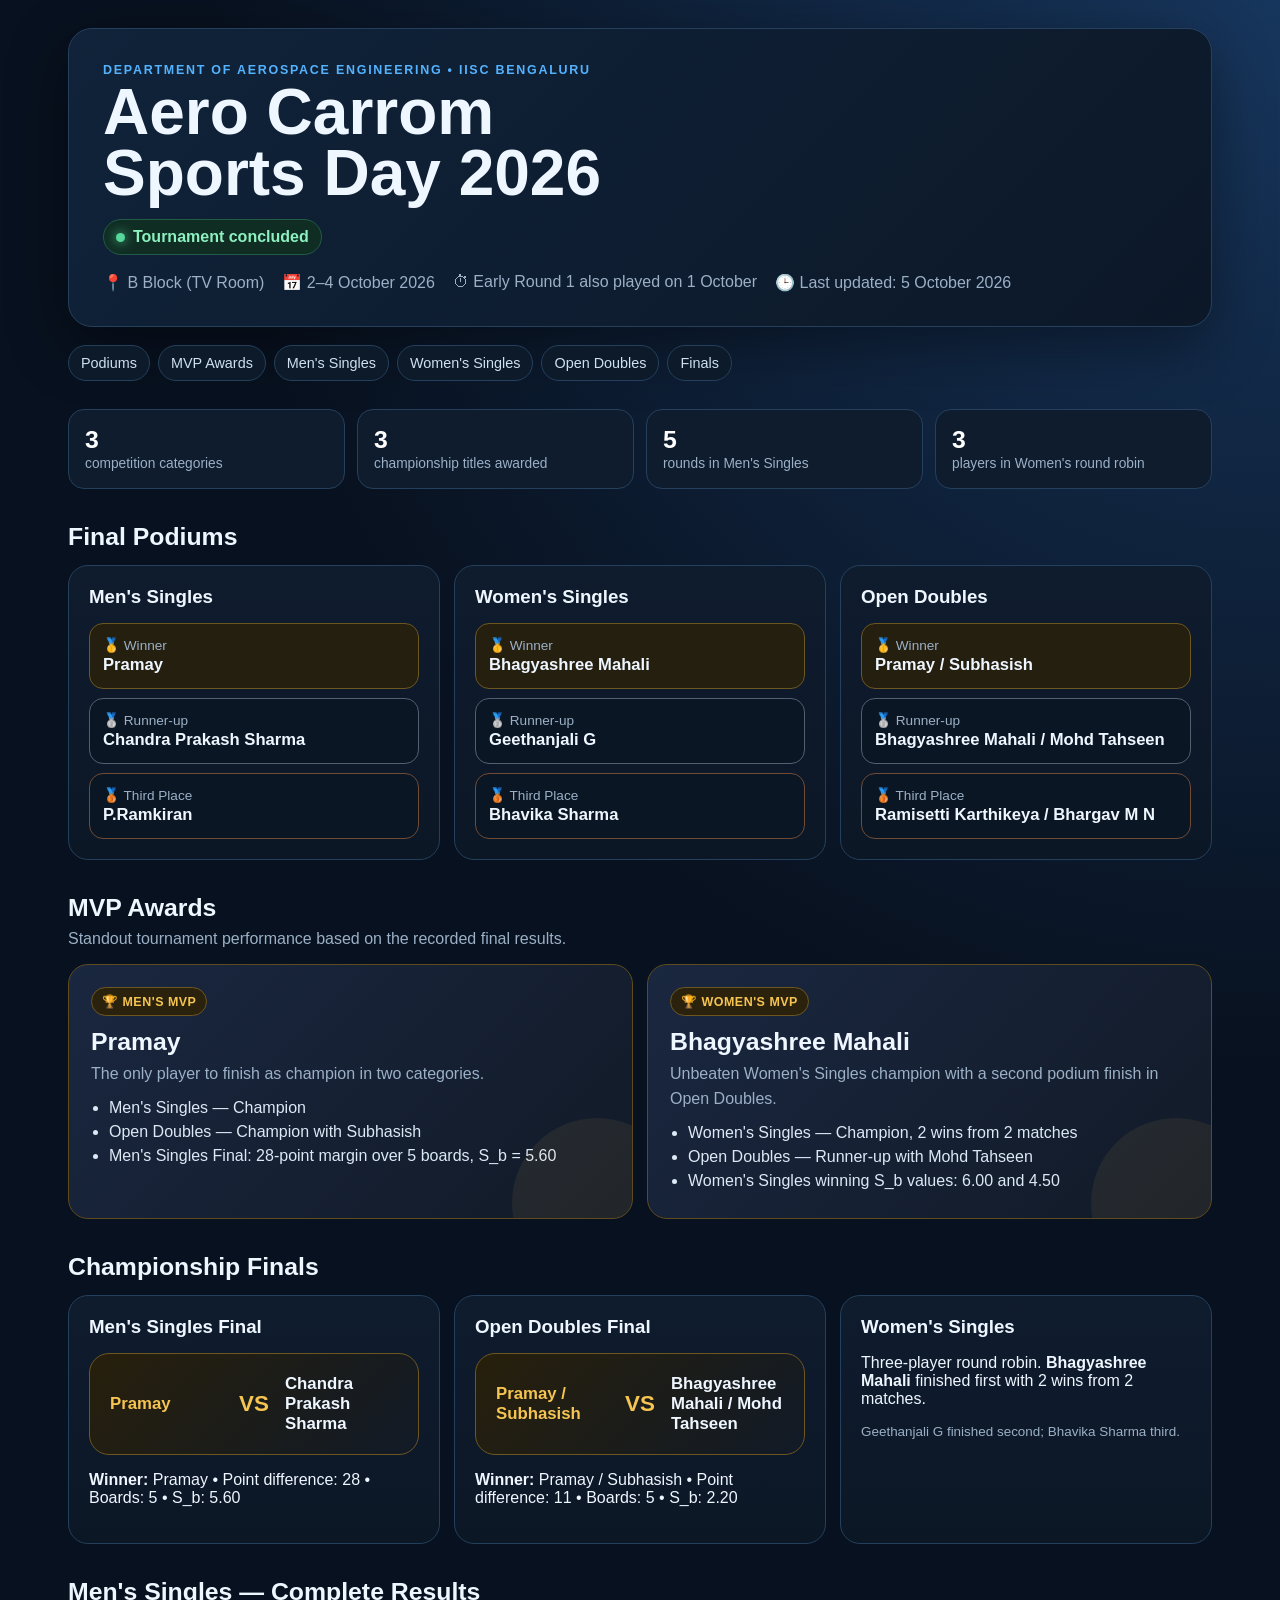
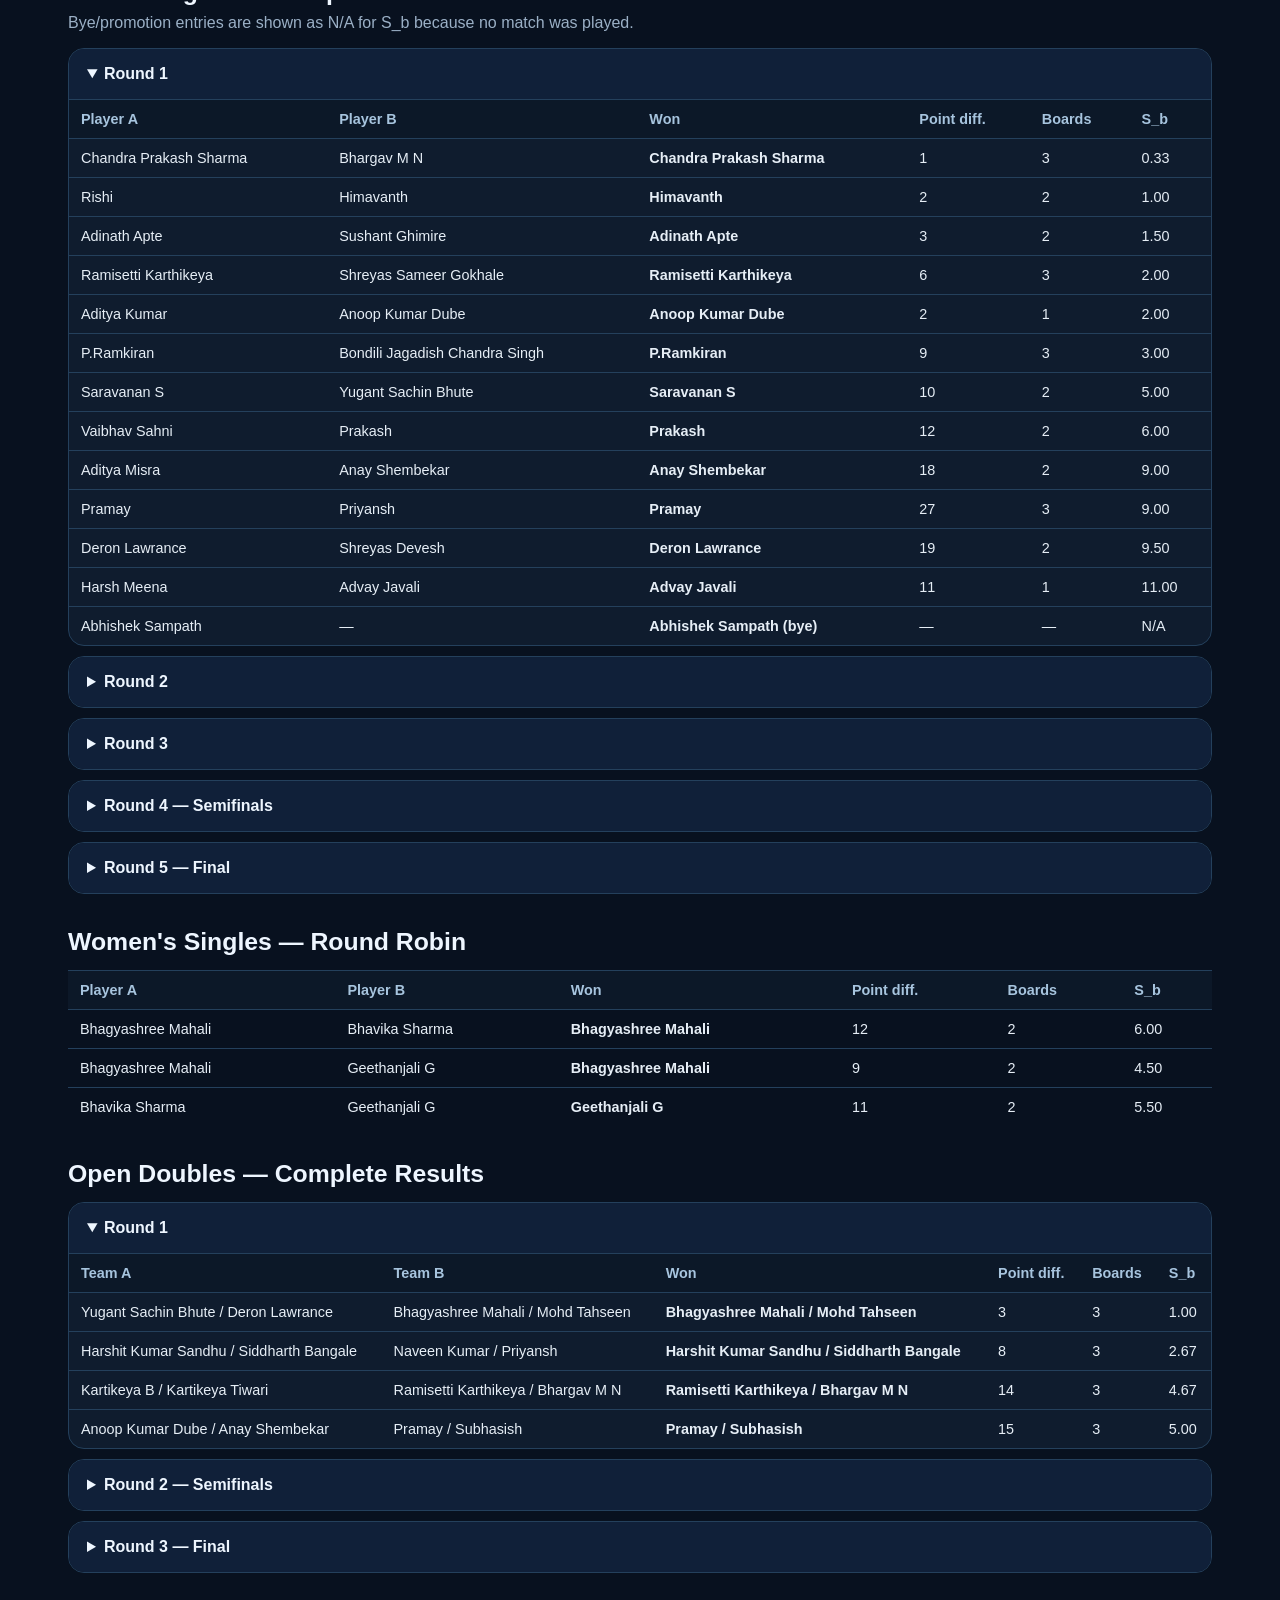
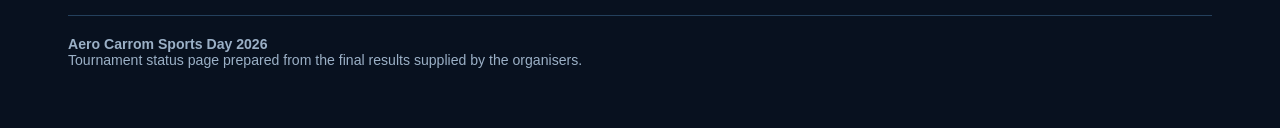
<file: index.html>
<!doctype html>
<html lang="en"><head><meta charset="utf-8"><meta name="viewport" content="width=device-width,initial-scale=1">
<title>Aero Carrom Sports Day 2026 — Tournament Status</title>
<style>
:root{--bg:#08111f;--panel:#0f1c2e;--text:#eef6ff;--muted:#9bb0c6;--accent:#54b3ff;--gold:#f5c451;--line:#24405c;--green:#56d79b}
*{box-sizing:border-box}html{scroll-behavior:smooth}body{margin:0;font-family:Inter,Segoe UI,Arial,sans-serif;background:radial-gradient(circle at top right,#17365d 0,transparent 30%),var(--bg);color:var(--text)}a{color:inherit;text-decoration:none}
.wrap{max-width:1180px;margin:auto;padding:28px 18px 60px}.hero{padding:34px;border:1px solid var(--line);background:linear-gradient(135deg,#10233a,#0c1828);border-radius:24px;box-shadow:0 18px 60px #0006}
.kicker{color:var(--accent);font-size:.78rem;text-transform:uppercase;letter-spacing:.14em;font-weight:700}h1{font-size:clamp(2rem,5vw,4.3rem);line-height:.95;margin:.3rem 0 1rem}.status{display:inline-flex;align-items:center;gap:8px;background:#102d23;border:1px solid #235b46;color:#8df0bf;padding:8px 12px;border-radius:999px;font-weight:700}.dot{width:9px;height:9px;border-radius:50%;background:var(--green);box-shadow:0 0 12px var(--green)}.meta{display:flex;gap:18px;flex-wrap:wrap;color:var(--muted);margin-top:18px}
.nav{display:flex;gap:8px;flex-wrap:wrap;margin:18px 0 28px}.nav a{padding:9px 12px;border:1px solid var(--line);border-radius:999px;background:#0d1a2a;color:#cfe0f1;font-size:.9rem}.grid{display:grid;grid-template-columns:repeat(3,1fr);gap:14px}@media(max-width:850px){.grid{grid-template-columns:1fr}}.card{background:linear-gradient(180deg,var(--panel),#0c1726);border:1px solid var(--line);border-radius:20px;padding:20px}.card h3{margin:0 0 15px}
.podium{display:grid;gap:9px}.place{padding:13px;border-radius:14px;background:#0b1624;border:1px solid #1e3851}.place.gold{border-color:#6d5721;background:#251f10}.place.silver{border-color:#50606f}.place.bronze{border-color:#704b35}.medal{font-size:.85rem;color:var(--muted)}.name{font-size:1.04rem;font-weight:800;margin-top:2px}section{margin-top:34px}section>h2{font-size:1.55rem;margin:0 0 14px}.section-note{color:var(--muted);margin:-6px 0 16px}
.mvp-grid{display:grid;grid-template-columns:repeat(2,1fr);gap:14px}.mvp-card{position:relative;overflow:hidden;background:linear-gradient(135deg,#1a2740,#111a27);border:1px solid #5f4b1d;border-radius:20px;padding:22px}.mvp-card:before{content:"";position:absolute;inset:auto -50px -70px auto;width:170px;height:170px;border-radius:50%;background:#f5c45112}.mvp-badge{display:inline-block;padding:6px 10px;border-radius:999px;background:#2b220d;border:1px solid #6d5721;color:var(--gold);font-size:.78rem;font-weight:800;letter-spacing:.04em;text-transform:uppercase}.mvp-name{font-size:1.55rem;font-weight:900;margin:12px 0 6px}.mvp-note{color:var(--muted);line-height:1.55;margin:0}.mvp-achievements{margin:12px 0 0;padding-left:18px;color:#dce9f5}.mvp-achievements li{margin:6px 0}@media(max-width:760px){.mvp-grid{grid-template-columns:1fr}}.summary{display:grid;grid-template-columns:repeat(4,1fr);gap:12px;margin:22px 0}@media(max-width:760px){.summary{grid-template-columns:repeat(2,1fr)}}.stat{padding:16px;border:1px solid var(--line);border-radius:16px;background:var(--panel)}.stat b{display:block;font-size:1.55rem;color:#fff}.stat span{color:var(--muted);font-size:.86rem}
details{border:1px solid var(--line);border-radius:16px;background:var(--panel);margin:10px 0;overflow:hidden}summary{padding:16px 18px;cursor:pointer;font-weight:800;background:#102039}.table-wrap{overflow:auto}table{width:100%;border-collapse:collapse;min-width:760px}th,td{padding:11px 12px;border-top:1px solid var(--line);text-align:left;font-size:.9rem}th{color:#a7c4de;background:#0c1828}td{color:#e6eef6}
.final-card{display:grid;grid-template-columns:1fr auto 1fr;align-items:center;gap:16px;padding:20px;border-radius:20px;border:1px solid #6d5721;background:linear-gradient(135deg,#271f0b,#111a27)}.vs{font-weight:900;color:var(--gold);font-size:1.4rem}.team{font-weight:800;font-size:1.05rem}.winner{color:var(--gold)}footer{margin-top:42px;padding-top:20px;border-top:1px solid var(--line);color:var(--muted);font-size:.88rem}.small{font-size:.84rem;color:var(--muted)}
</style></head><body><div class="wrap">
<header class="hero"><div class="kicker">Department of Aerospace Engineering • IISc Bengaluru</div><h1>Aero Carrom<br>Sports Day 2026</h1><div class="status"><span class="dot"></span>Tournament concluded</div><div class="meta"><span>📍 B Block (TV Room)</span><span>📅 2–4 October 2026</span><span>⏱ Early Round 1 also played on 1 October</span><span>🕒 Last updated: 5 October 2026</span></div></header>
<nav class="nav"><a href="#podiums">Podiums</a><a href="#mvp">MVP Awards</a><a href="#men">Men's Singles</a><a href="#women">Women's Singles</a><a href="#doubles">Open Doubles</a><a href="#finals">Finals</a></nav>
<div class="summary"><div class="stat"><b>3</b><span>competition categories</span></div><div class="stat"><b>3</b><span>championship titles awarded</span></div><div class="stat"><b>5</b><span>rounds in Men's Singles</span></div><div class="stat"><b>3</b><span>players in Women's round robin</span></div></div>
<section id="podiums"><h2>Final Podiums</h2><div class="grid">
<article class="card"><h3>Men's Singles</h3><div class="podium"><div class="place gold"><div class="medal">🥇 Winner</div><div class="name">Pramay</div></div><div class="place silver"><div class="medal">🥈 Runner-up</div><div class="name">Chandra Prakash Sharma</div></div><div class="place bronze"><div class="medal">🥉 Third Place</div><div class="name">P.Ramkiran</div></div></div></article>
<article class="card"><h3>Women's Singles</h3><div class="podium"><div class="place gold"><div class="medal">🥇 Winner</div><div class="name">Bhagyashree Mahali</div></div><div class="place silver"><div class="medal">🥈 Runner-up</div><div class="name">Geethanjali G</div></div><div class="place bronze"><div class="medal">🥉 Third Place</div><div class="name">Bhavika Sharma</div></div></div></article>
<article class="card"><h3>Open Doubles</h3><div class="podium"><div class="place gold"><div class="medal">🥇 Winner</div><div class="name">Pramay / Subhasish</div></div><div class="place silver"><div class="medal">🥈 Runner-up</div><div class="name">Bhagyashree Mahali / Mohd Tahseen</div></div><div class="place bronze"><div class="medal">🥉 Third Place</div><div class="name">Ramisetti Karthikeya / Bhargav M N</div></div></div></article>
</div></section>
<section id="mvp">
  <h2>MVP Awards</h2>
  <p class="section-note">Standout tournament performance based on the recorded final results.</p>
  <div class="mvp-grid">
    <article class="mvp-card">
      <span class="mvp-badge">🏆 Men's MVP</span>
      <div class="mvp-name">Pramay</div>
      <p class="mvp-note">The only player to finish as champion in two categories.</p>
      <ul class="mvp-achievements">
        <li>Men's Singles — Champion</li>
        <li>Open Doubles — Champion with Subhasish</li>
        <li>Men's Singles Final: 28-point margin over 5 boards, S_b = 5.60</li>
      </ul>
    </article>
    <article class="mvp-card">
      <span class="mvp-badge">🏆 Women's MVP</span>
      <div class="mvp-name">Bhagyashree Mahali</div>
      <p class="mvp-note">Unbeaten Women's Singles champion with a second podium finish in Open Doubles.</p>
      <ul class="mvp-achievements">
        <li>Women's Singles — Champion, 2 wins from 2 matches</li>
        <li>Open Doubles — Runner-up with Mohd Tahseen</li>
        <li>Women's Singles winning S_b values: 6.00 and 4.50</li>
      </ul>
    </article>
  </div>
</section>
<section id="finals"><h2>Championship Finals</h2><div class="grid"><div class="card"><h3>Men's Singles Final</h3><div class="final-card"><div class="team winner">Pramay</div><div class="vs">VS</div><div class="team">Chandra Prakash Sharma</div></div><p><strong>Winner:</strong> Pramay • Point difference: 28 • Boards: 5 • S_b: 5.60</p></div><div class="card"><h3>Open Doubles Final</h3><div class="final-card"><div class="team winner">Pramay / Subhasish</div><div class="vs">VS</div><div class="team">Bhagyashree Mahali / Mohd Tahseen</div></div><p><strong>Winner:</strong> Pramay / Subhasish • Point difference: 11 • Boards: 5 • S_b: 2.20</p></div><div class="card"><h3>Women's Singles</h3><p>Three-player round robin. <strong>Bhagyashree Mahali</strong> finished first with 2 wins from 2 matches.</p><p class="small">Geethanjali G finished second; Bhavika Sharma third.</p></div></div></section>
<section id="men"><h2>Men's Singles — Complete Results</h2><p class="section-note">Bye/promotion entries are shown as N/A for S_b because no match was played.</p>
<details open><summary>Round 1</summary><div class="table-wrap"><table><thead><tr><th>Player A</th><th>Player B</th><th>Won</th><th>Point diff.</th><th>Boards</th><th>S_b</th></tr></thead><tbody><tr><td>Chandra Prakash Sharma</td><td>Bhargav M N</td><td><strong>Chandra Prakash Sharma</strong></td><td>1</td><td>3</td><td>0.33</td></tr>
<tr><td>Rishi</td><td>Himavanth</td><td><strong>Himavanth</strong></td><td>2</td><td>2</td><td>1.00</td></tr>
<tr><td>Adinath Apte</td><td>Sushant Ghimire</td><td><strong>Adinath Apte</strong></td><td>3</td><td>2</td><td>1.50</td></tr>
<tr><td>Ramisetti Karthikeya</td><td>Shreyas Sameer Gokhale</td><td><strong>Ramisetti Karthikeya</strong></td><td>6</td><td>3</td><td>2.00</td></tr>
<tr><td>Aditya Kumar</td><td>Anoop Kumar Dube</td><td><strong>Anoop Kumar Dube</strong></td><td>2</td><td>1</td><td>2.00</td></tr>
<tr><td>P.Ramkiran</td><td>Bondili Jagadish Chandra Singh</td><td><strong>P.Ramkiran</strong></td><td>9</td><td>3</td><td>3.00</td></tr>
<tr><td>Saravanan S</td><td>Yugant Sachin Bhute</td><td><strong>Saravanan S</strong></td><td>10</td><td>2</td><td>5.00</td></tr>
<tr><td>Vaibhav Sahni</td><td>Prakash</td><td><strong>Prakash</strong></td><td>12</td><td>2</td><td>6.00</td></tr>
<tr><td>Aditya Misra</td><td>Anay Shembekar</td><td><strong>Anay Shembekar</strong></td><td>18</td><td>2</td><td>9.00</td></tr>
<tr><td>Pramay</td><td>Priyansh</td><td><strong>Pramay</strong></td><td>27</td><td>3</td><td>9.00</td></tr>
<tr><td>Deron Lawrance</td><td>Shreyas Devesh</td><td><strong>Deron Lawrance</strong></td><td>19</td><td>2</td><td>9.50</td></tr>
<tr><td>Harsh Meena</td><td>Advay Javali</td><td><strong>Advay Javali</strong></td><td>11</td><td>1</td><td>11.00</td></tr>
<tr><td>Abhishek Sampath</td><td>—</td><td><strong>Abhishek Sampath (bye)</strong></td><td>—</td><td>—</td><td>N/A</td></tr></tbody></table></div></details>
<details><summary>Round 2</summary><div class="table-wrap"><table><thead><tr><th>Player A</th><th>Player B</th><th>Won / Advanced</th><th>Point diff.</th><th>Boards</th><th>S_b</th></tr></thead><tbody><tr><td>Abhishek Sampath</td><td>Deron Lawrance</td><td><strong>Abhishek Sampath</strong></td><td>18</td><td>4</td><td>4.50</td></tr>
<tr><td>Chandra Prakash Sharma</td><td>Anay Shembekar</td><td><strong>Chandra Prakash Sharma (bye)</strong></td><td>—</td><td>—</td><td>N/A</td></tr>
<tr><td>Himavanth</td><td>Pramay</td><td><strong>Pramay</strong></td><td>26</td><td>4</td><td>6.50</td></tr>
<tr><td>Adinath Apte</td><td>Prakash</td><td><strong>Prakash (bye)</strong></td><td>—</td><td>—</td><td>N/A</td></tr>
<tr><td>Ramisetti Karthikeya</td><td>Saravanan S</td><td><strong>Saravanan S</strong></td><td>5</td><td>3</td><td>1.67</td></tr>
<tr><td>Anoop Kumar Dube</td><td>P.Ramkiran</td><td><strong>P.Ramkiran</strong></td><td>13</td><td>2</td><td>6.50</td></tr>
<tr><td>Advay Javali</td><td>—</td><td><strong>Promoted to R3</strong></td><td>—</td><td>—</td><td>N/A</td></tr></tbody></table></div></details>
<details><summary>Round 3</summary><div class="table-wrap"><table><thead><tr><th>Player A</th><th>Player B</th><th>Won / Advanced</th><th>Point diff.</th><th>Boards</th><th>S_b</th></tr></thead><tbody><tr><td>Chandra Prakash Sharma</td><td>Abhishek Sampath</td><td><strong>Chandra Prakash Sharma</strong></td><td>8</td><td>3</td><td>2.67</td></tr>
<tr><td>Prakash</td><td>Saravanan S</td><td><strong>Prakash</strong></td><td>9</td><td>2</td><td>4.50</td></tr>
<tr><td>Advay Javali</td><td>P.Ramkiran</td><td><strong>P.Ramkiran</strong></td><td>25</td><td>3</td><td>8.33</td></tr>
<tr><td>Pramay</td><td>—</td><td><strong>Promoted to R4</strong></td><td>—</td><td>—</td><td>N/A</td></tr></tbody></table></div></details>
<details><summary>Round 4 — Semifinals</summary><div class="table-wrap"><table><thead><tr><th>Player A</th><th>Player B</th><th>Won</th><th>Point diff.</th><th>Boards</th><th>S_b</th></tr></thead><tbody><tr><td>Pramay</td><td>Prakash</td><td><strong>Pramay</strong></td><td>30</td><td>4</td><td>7.50</td></tr>
<tr><td>Chandra Prakash Sharma</td><td>P.Ramkiran</td><td><strong>Chandra Prakash Sharma</strong></td><td>8</td><td>5</td><td>1.60</td></tr></tbody></table></div></details>
<details><summary>Round 5 — Final</summary><div class="table-wrap"><table><thead><tr><th>Player A</th><th>Player B</th><th>Won</th><th>Point diff.</th><th>Boards</th><th>S_b</th></tr></thead><tbody><tr><td>Pramay</td><td>Chandra Prakash Sharma</td><td><strong>Pramay</strong></td><td>28</td><td>5</td><td>5.60</td></tr></tbody></table></div></details></section>
<section id="women"><h2>Women's Singles — Round Robin</h2><div class="table-wrap"><table><thead><tr><th>Player A</th><th>Player B</th><th>Won</th><th>Point diff.</th><th>Boards</th><th>S_b</th></tr></thead><tbody><tr><td>Bhagyashree Mahali</td><td>Bhavika Sharma</td><td><strong>Bhagyashree Mahali</strong></td><td>12</td><td>2</td><td>6.00</td></tr>
<tr><td>Bhagyashree Mahali</td><td>Geethanjali G</td><td><strong>Bhagyashree Mahali</strong></td><td>9</td><td>2</td><td>4.50</td></tr>
<tr><td>Bhavika Sharma</td><td>Geethanjali G</td><td><strong>Geethanjali G</strong></td><td>11</td><td>2</td><td>5.50</td></tr></tbody></table></div></section>
<section id="doubles"><h2>Open Doubles — Complete Results</h2><details open><summary>Round 1</summary><div class="table-wrap"><table><thead><tr><th>Team A</th><th>Team B</th><th>Won</th><th>Point diff.</th><th>Boards</th><th>S_b</th></tr></thead><tbody><tr><td>Yugant Sachin Bhute / Deron Lawrance</td><td>Bhagyashree Mahali / Mohd Tahseen</td><td><strong>Bhagyashree Mahali / Mohd Tahseen</strong></td><td>3</td><td>3</td><td>1.00</td></tr>
<tr><td>Harshit Kumar Sandhu / Siddharth Bangale</td><td>Naveen Kumar / Priyansh</td><td><strong>Harshit Kumar Sandhu / Siddharth Bangale</strong></td><td>8</td><td>3</td><td>2.67</td></tr>
<tr><td>Kartikeya B / Kartikeya Tiwari</td><td>Ramisetti Karthikeya / Bhargav M N</td><td><strong>Ramisetti Karthikeya / Bhargav M N</strong></td><td>14</td><td>3</td><td>4.67</td></tr>
<tr><td>Anoop Kumar Dube / Anay Shembekar</td><td>Pramay / Subhasish</td><td><strong>Pramay / Subhasish</strong></td><td>15</td><td>3</td><td>5.00</td></tr></tbody></table></div></details><details><summary>Round 2 — Semifinals</summary><div class="table-wrap"><table><thead><tr><th>Team A</th><th>Team B</th><th>Won</th><th>Point diff.</th><th>Boards</th><th>S_b</th></tr></thead><tbody><tr><td>Ramisetti Karthikeya / Bhargav M N</td><td>Bhagyashree Mahali / Mohd Tahseen</td><td><strong>Bhagyashree Mahali / Mohd Tahseen</strong></td><td>6</td><td>4</td><td>1.50</td></tr>
<tr><td>Harshit Kumar Sandhu / Siddharth Bangale</td><td>Pramay / Subhasish</td><td><strong>Pramay / Subhasish</strong></td><td>28</td><td>4</td><td>7.00</td></tr></tbody></table></div></details><details><summary>Round 3 — Final</summary><div class="table-wrap"><table><thead><tr><th>Team A</th><th>Team B</th><th>Won</th><th>Point diff.</th><th>Boards</th><th>S_b</th></tr></thead><tbody><tr><td>Pramay / Subhasish</td><td>Bhagyashree Mahali / Mohd Tahseen</td><td><strong>Pramay / Subhasish</strong></td><td>11</td><td>5</td><td>2.20</td></tr></tbody></table></div></details></section>
<footer><strong>Aero Carrom Sports Day 2026</strong><br>Tournament status page prepared from the final results supplied by the organisers.</footer>
</div></body></html>
</file>
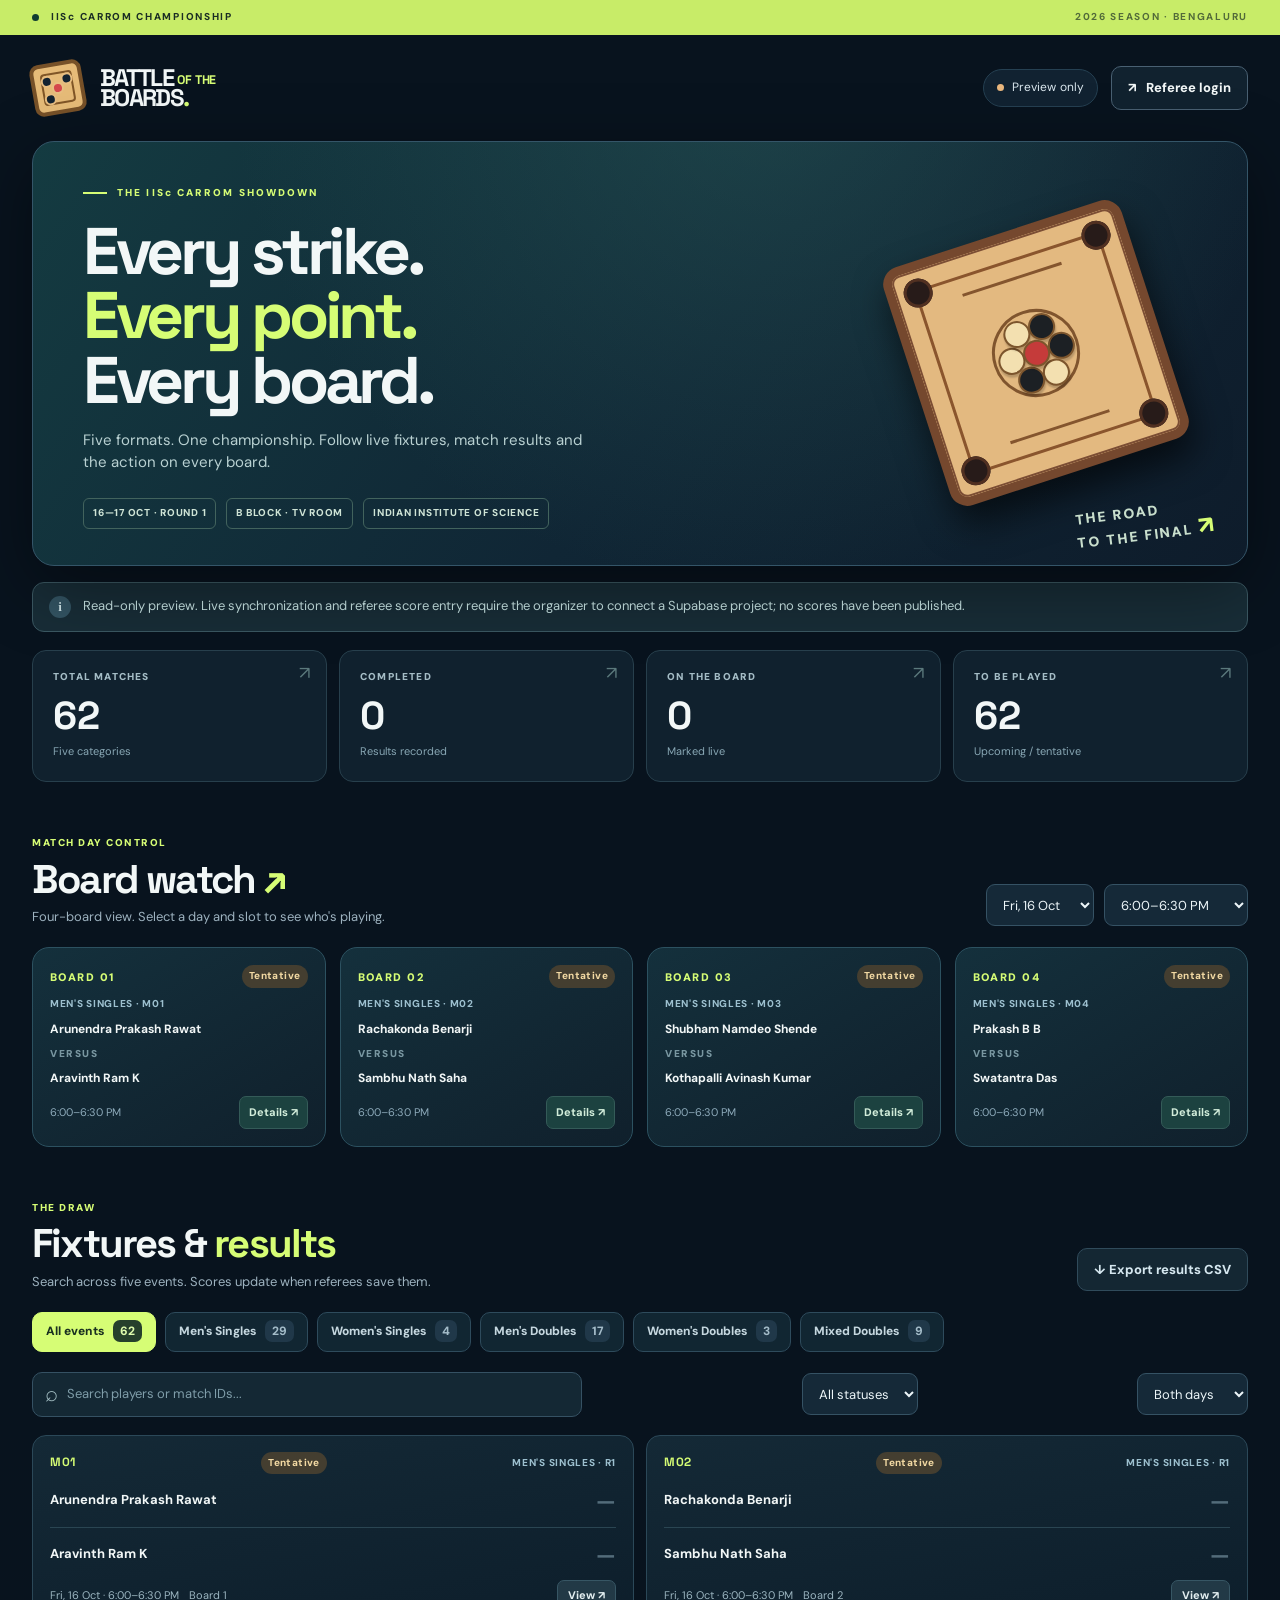
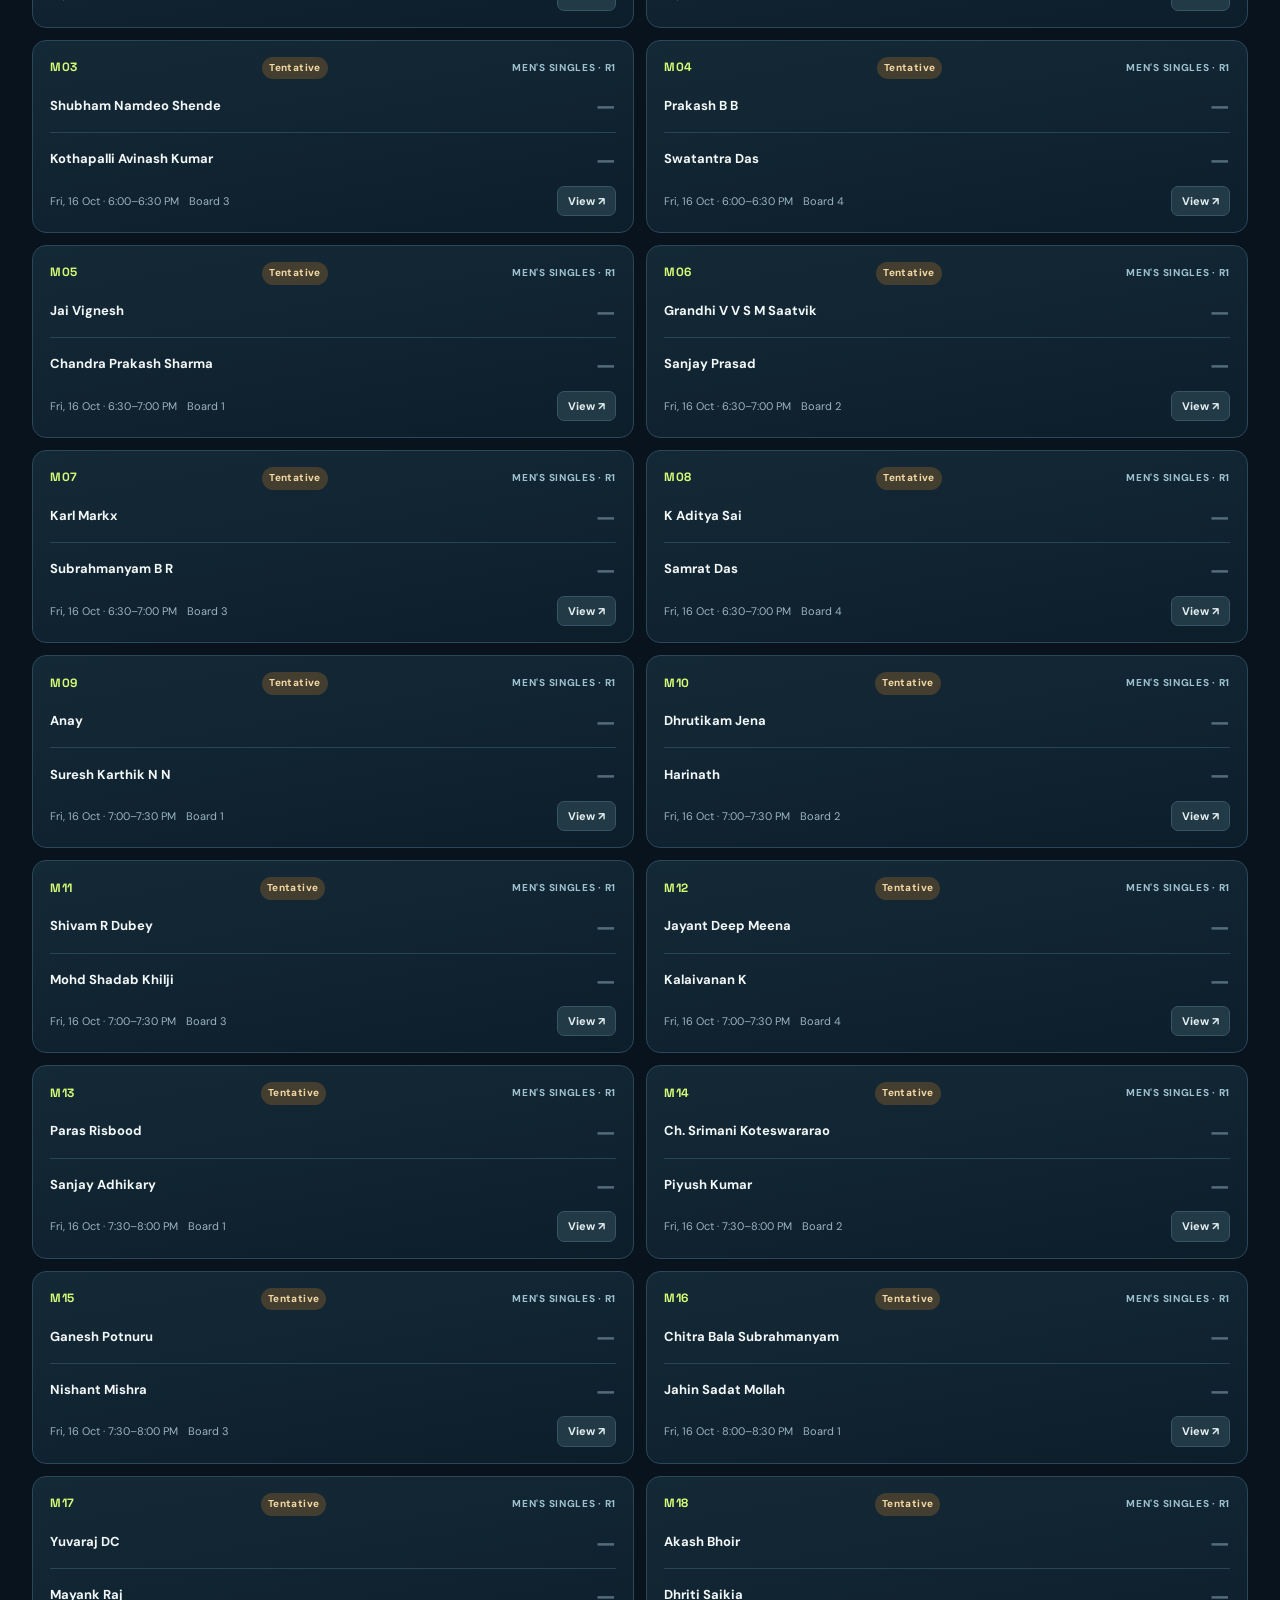
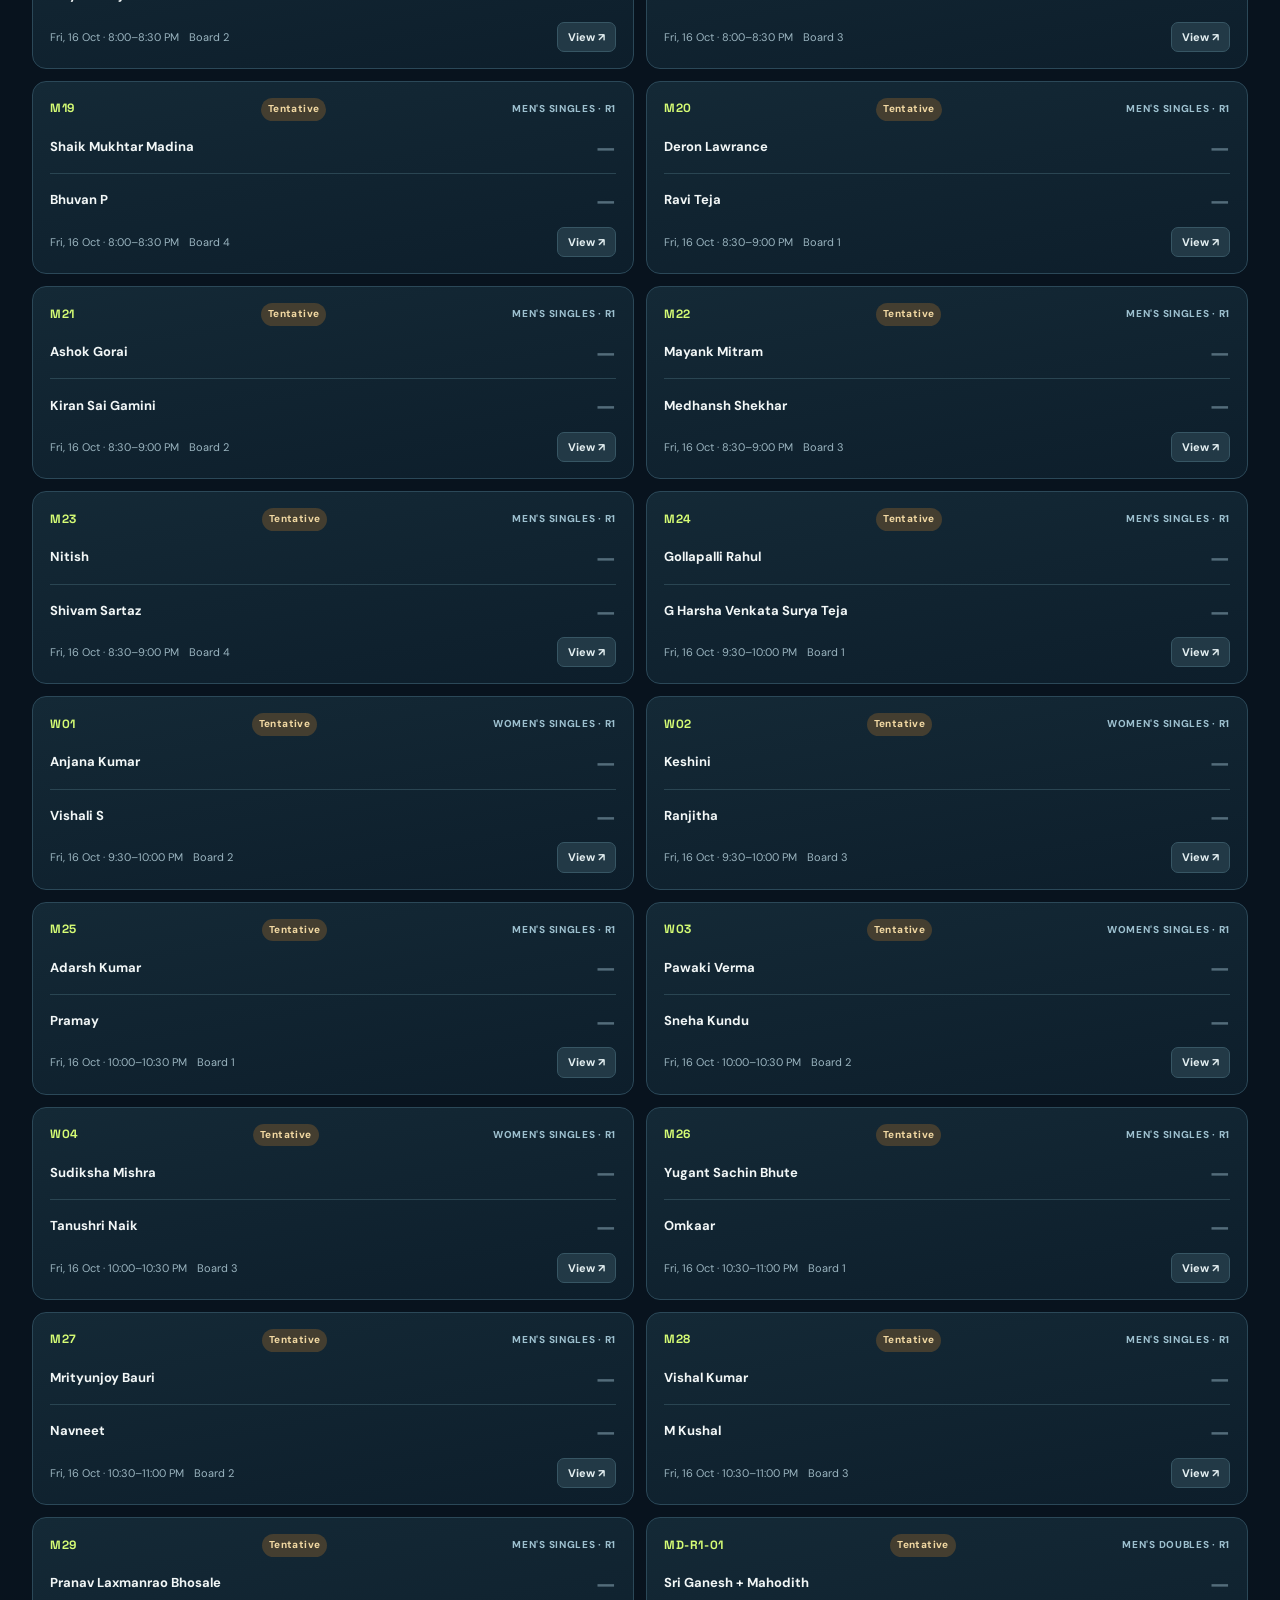
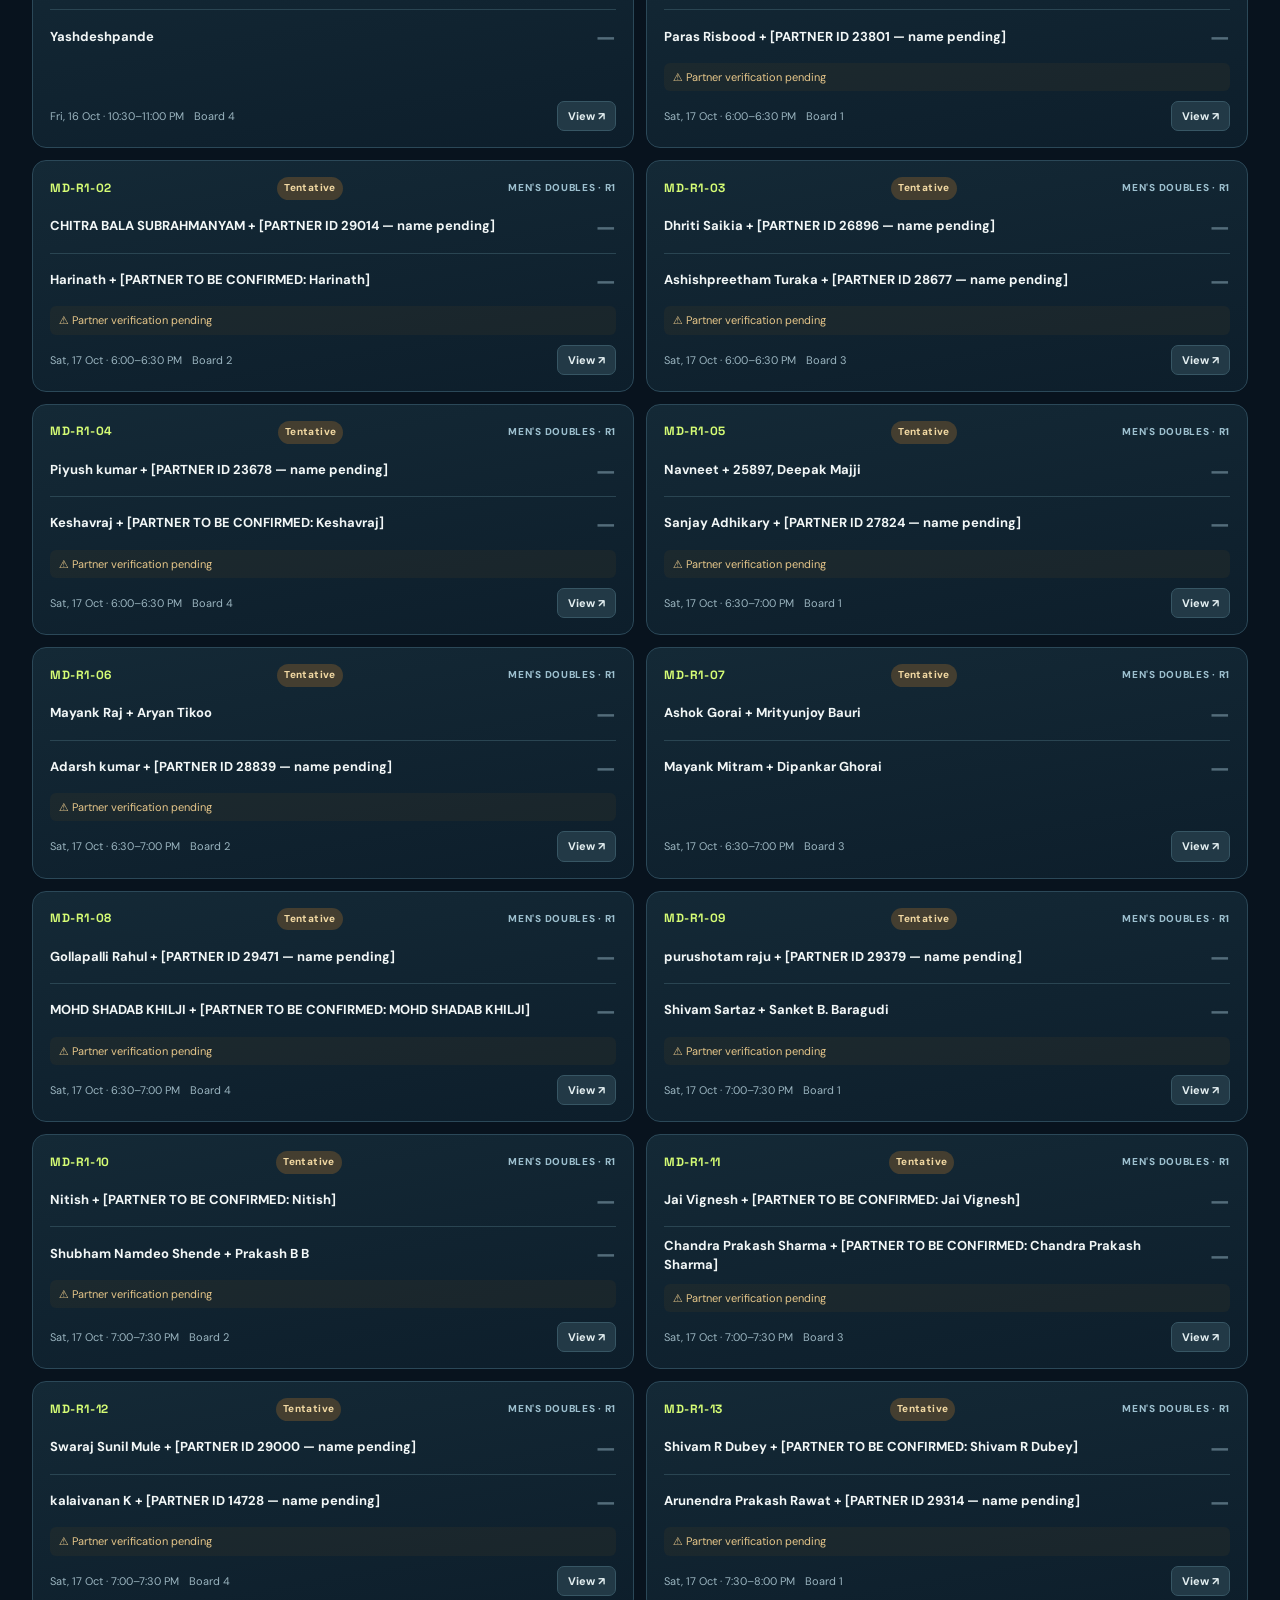
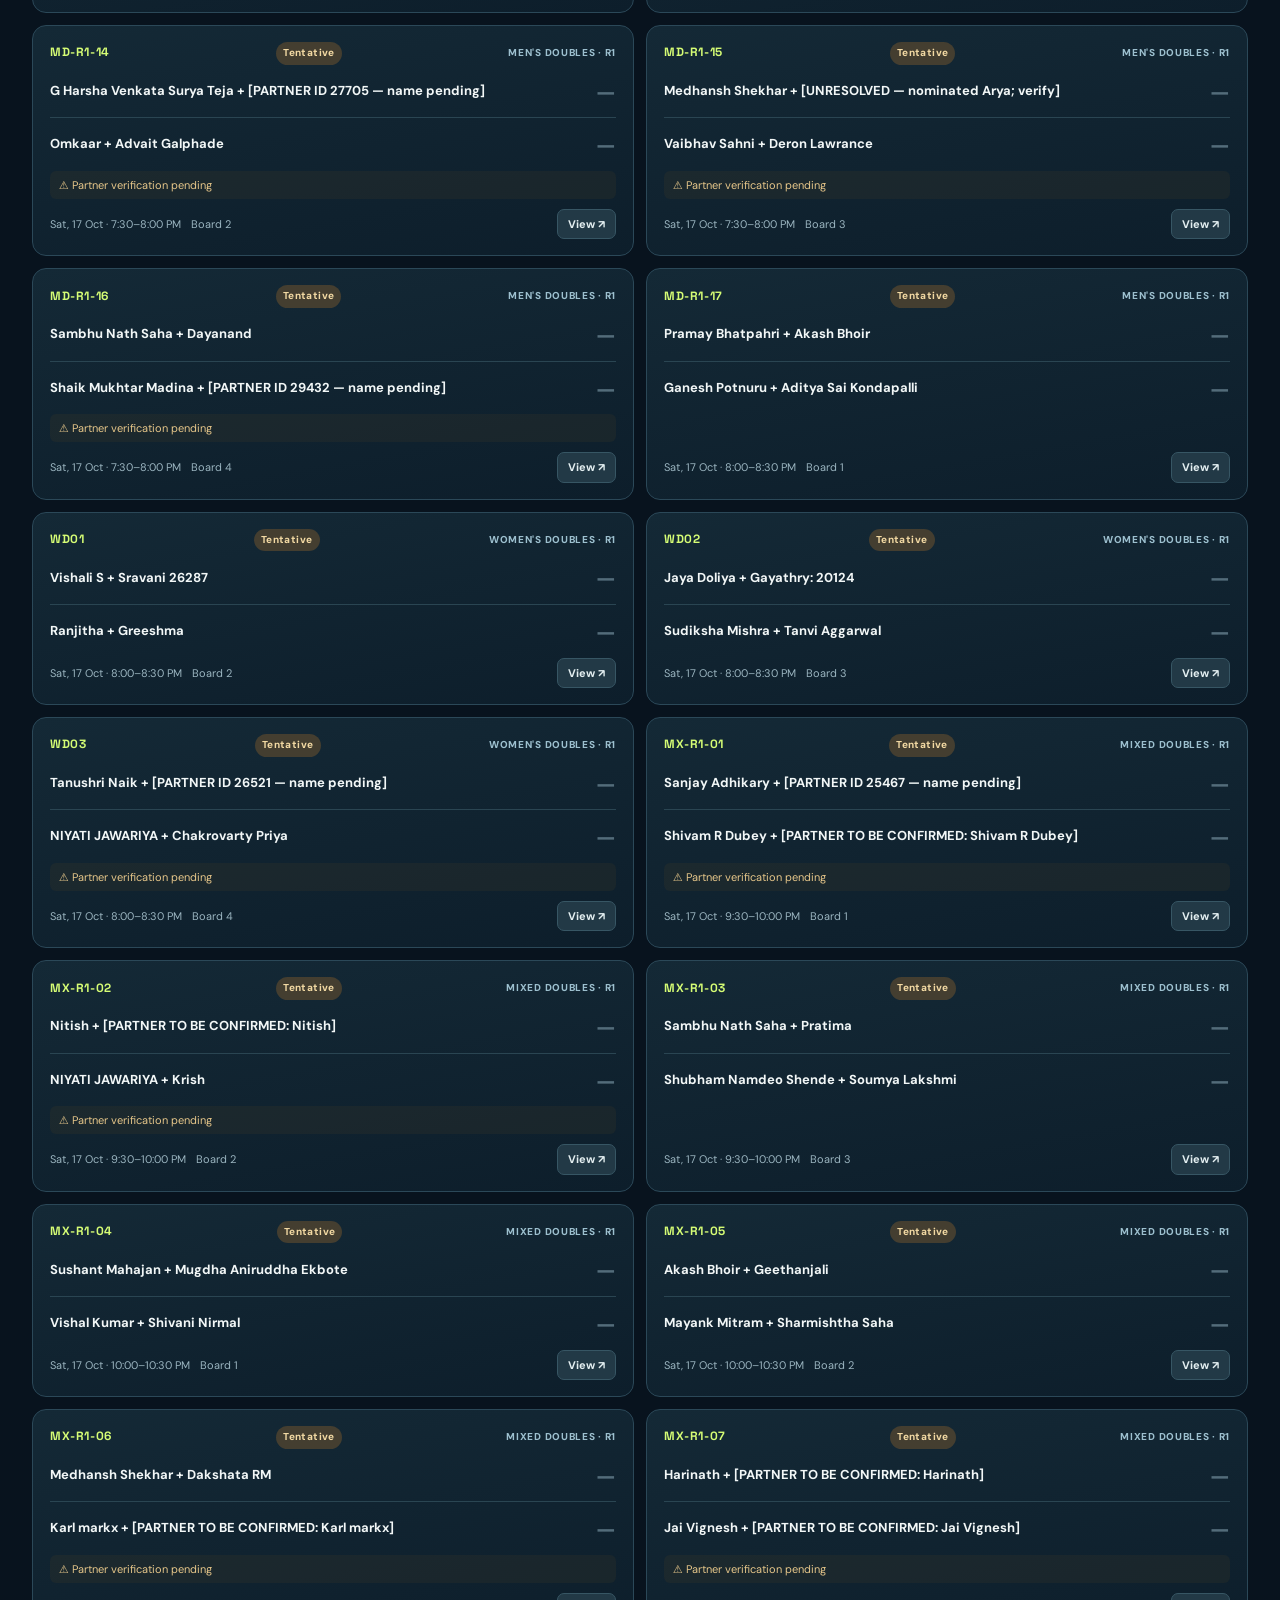
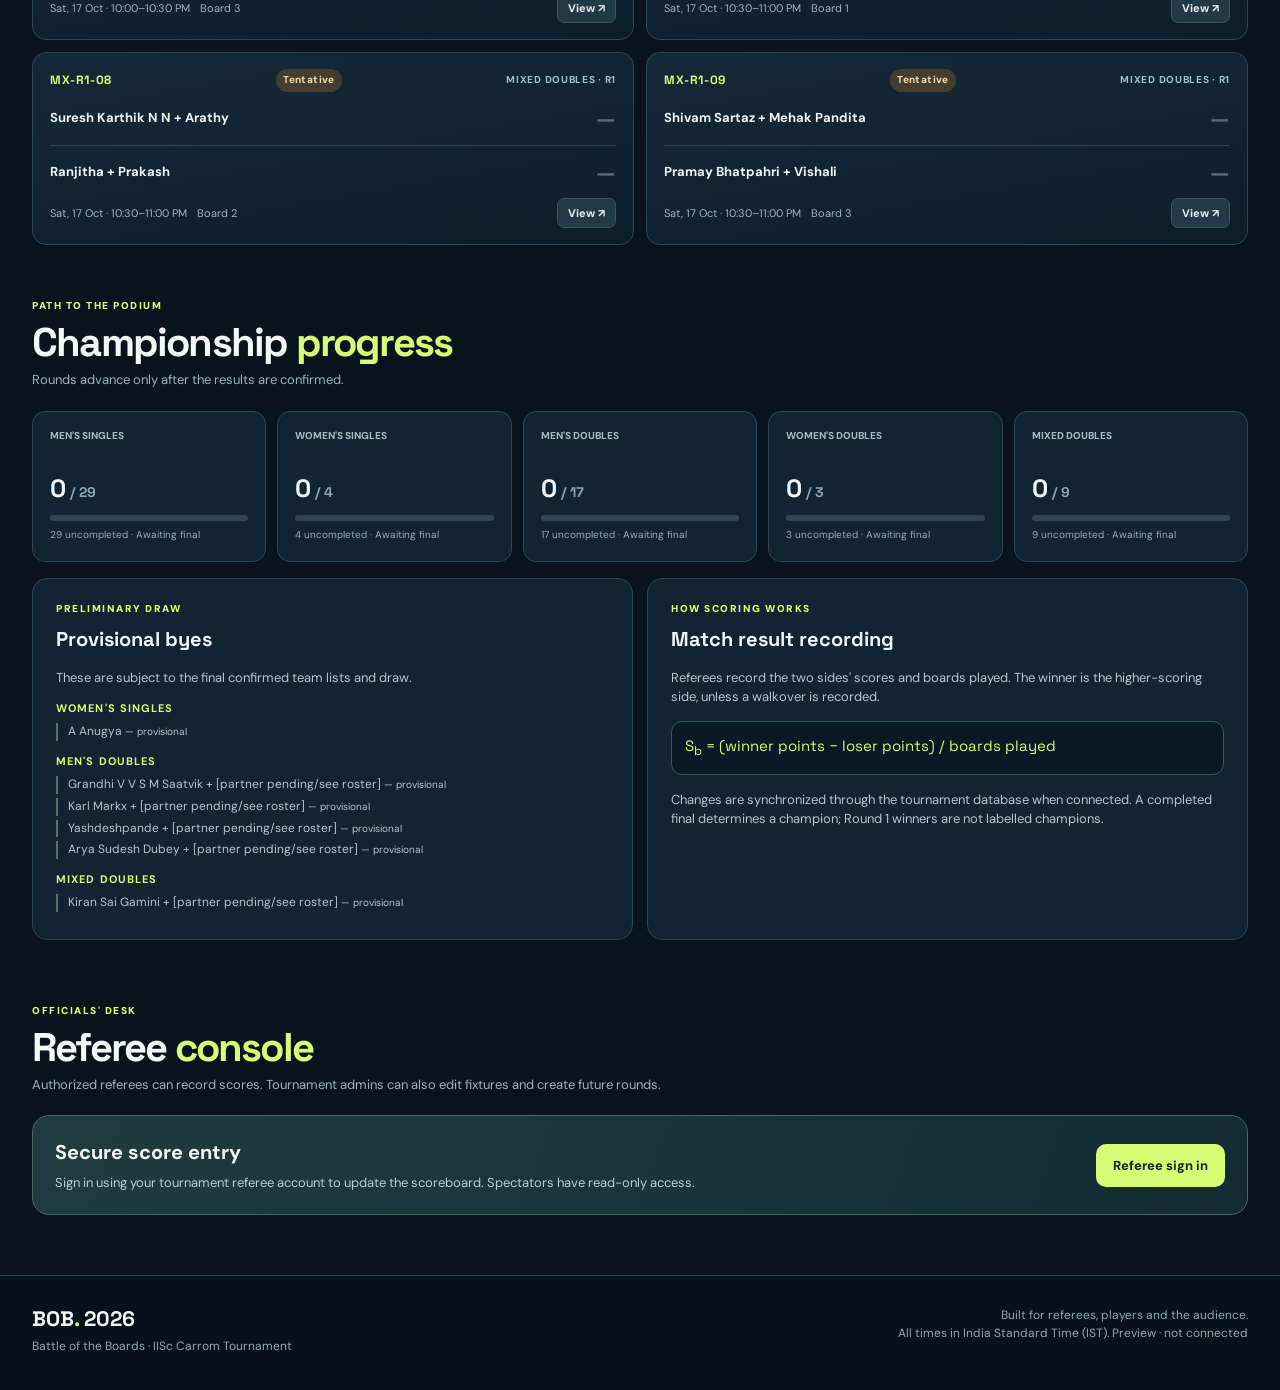
<file: bob/index.html>
<!doctype html>
<html lang="en">
<head>
  <meta charset="utf-8">
  <meta name="viewport" content="width=device-width, initial-scale=1">
  <meta name="theme-color" content="#091420">
  <meta name="description" content="Battle of the Boards 2026 · IISc Carrom Tournament — live fixtures, scores, board schedule, and referee scorekeeping across five categories.">
  <title>Battle of the Boards '26 | IISc Live Scoreboard</title>
  <link rel="preconnect" href="https://fonts.googleapis.com">
  <link rel="preconnect" href="https://fonts.gstatic.com" crossorigin>
  <link href="https://fonts.googleapis.com/css2?family=DM+Sans:wght@400;500;600;700;800&family=Space+Grotesk:wght@400;500;600;700&display=swap" rel="stylesheet">
  <link rel="stylesheet" href="./styles.css">
  <script defer src="./config.js"></script>
  <script type="module" src="./app.js"></script>
</head>
<body>
<div class="topline"><span class="topline-dot"></span> IISc CARROM CHAMPIONSHIP <span class="topline-end">2026 SEASON · BENGALURU</span></div>
<header class="mainhead pagewrap">
 <a class="brand" href="#home" aria-label="Battle of the Boards home"><span class="brand-icon"><span class="coin center"></span><span class="coin one"></span><span class="coin two"></span><span class="coin three"></span></span><span class="brand-title">BATTLE <small>OF THE</small><br>BOARDS<span class="brand-period">.</span></span></a>
 <div class="head-right"><span id="syncPill" class="sync-pill"><span class="sync-dot"></span> Loading fixtures</span><button id="refBtn" class="btn btn-outline" type="button"><span aria-hidden="true">↗</span> Referee login</button></div>
</header>
<main id="home" class="pagewrap">
 <section class="hero">
  <div class="hero-content"><div class="eyebrow"><span class="eyebrow-line"></span> THE IISc CARROM SHOWDOWN</div><h1>Every strike.<br><em>Every point.</em><br>Every board.</h1><p>Five formats. One championship. Follow live fixtures, match results and the action on every board.</p><div class="hero-tags"><span>16—17 OCT · ROUND 1</span><span>B BLOCK · TV ROOM</span><span>INDIAN INSTITUTE OF SCIENCE</span></div></div>
  <div class="hero-art" aria-hidden="true"><div class="art-board"><span class="pocket p1"></span><span class="pocket p2"></span><span class="pocket p3"></span><span class="pocket p4"></span><div class="center-ring"><div class="queen"></div><div class="piece pc1"></div><div class="piece pc2"></div><div class="piece pc3"></div><div class="piece pc4"></div><div class="piece pc5"></div><div class="piece pc6"></div></div><div class="art-sideline top"></div><div class="art-sideline bottom"></div></div><div class="art-label">THE ROAD<br>TO THE FINAL <span>↗</span></div></div>
 </section>
 <div id="noticeBar" class="notice"><span class="notice-icon">i</span><span id="noticeText">Loading the tournament schedule...</span></div>
 <section class="kpi" aria-label="Tournament summary"><div class="kpi-card"><span class="kpi-label">TOTAL MATCHES</span><b id="totalMatches">—</b><small>Five categories</small></div><div class="kpi-card"><span class="kpi-label">COMPLETED</span><b id="doneMatches">—</b><small>Results recorded</small></div><div class="kpi-card"><span class="kpi-label">ON THE BOARD</span><b id="liveMatches">—</b><small>Marked live</small></div><div class="kpi-card"><span class="kpi-label">TO BE PLAYED</span><b id="remainingMatches">—</b><small>Upcoming / tentative</small></div></section>
 <section class="section" id="courts"><div class="section-head"><div><div class="eyebrow small">MATCH DAY CONTROL</div><h2>Board watch <span class="accent">↗</span></h2><p>Four-board view. Select a day and slot to see who's playing.</p></div><div class="control-pair"><label class="sr-only" for="boardDate">Choose day</label><select id="boardDate" class="control"><option value="2026-10-16">Friday · 16 Oct</option><option value="2026-10-17">Saturday · 17 Oct</option></select><label class="sr-only" for="boardTime">Choose time slot</label><select id="boardTime" class="control"></select></div></div><div id="boardGrid" class="board-grid" aria-live="polite"></div></section>
 <section class="section" id="fixtures"><div class="section-head"><div><div class="eyebrow small">THE DRAW</div><h2>Fixtures & <span class="accent">results</span></h2><p>Search across five events. Scores update when referees save them.</p></div><button id="exportBtn" class="btn btn-plain" type="button">↓ Export results CSV</button></div>
  <div class="category-tabs" id="categoryTabs" role="group" aria-label="Filter event"><button type="button" class="tab active" data-cat="ALL">All events <span id="count-ALL">62</span></button><button type="button" class="tab" data-cat="MS">Men's Singles <span id="count-MS">29</span></button><button type="button" class="tab" data-cat="WS">Women's Singles <span id="count-WS">4</span></button><button type="button" class="tab" data-cat="MD">Men's Doubles <span id="count-MD">17</span></button><button type="button" class="tab" data-cat="WD">Women's Doubles <span id="count-WD">3</span></button><button type="button" class="tab" data-cat="MX">Mixed Doubles <span id="count-MX">9</span></button></div>
  <div class="filterbar"><div class="searchbar"><span aria-hidden="true">⌕</span><label class="sr-only" for="searchMatch">Search player or match</label><input id="searchMatch" type="search" placeholder="Search players or match IDs..."></div><label class="sr-only" for="statusFilter">Filter by status</label><select id="statusFilter" class="control"><option value="ALL">All statuses</option><option value="tentative">Tentative</option><option value="scheduled">Scheduled</option><option value="live">Live</option><option value="completed">Completed</option><option value="walkover">Walkover</option><option value="postponed">Postponed</option><option value="cancelled">Cancelled</option></select><label class="sr-only" for="dateFilter">Filter by date</label><select id="dateFilter" class="control"><option value="ALL">Both days</option><option value="2026-10-16">16 October</option><option value="2026-10-17">17 October</option></select></div>
  <div id="matchList" class="matches" aria-live="polite"></div><div id="noResults" class="empty hidden">No matches found with those filters.</div>
 </section>
 <section class="section lower" id="progress"><div class="section-head"><div><div class="eyebrow small">PATH TO THE PODIUM</div><h2>Championship <span class="accent">progress</span></h2><p>Rounds advance only after the results are confirmed.</p></div></div><div id="progressGrid" class="progress-grid"></div><div class="lower-grid"><article class="info-card"><div class="eyebrow small">PRELIMINARY DRAW</div><h3>Provisional byes</h3><p>These are subject to the final confirmed team lists and draw.</p><div id="byeList"></div></article><article class="info-card"><div class="eyebrow small">HOW SCORING WORKS</div><h3>Match result recording</h3><p>Referees record the two sides' scores and boards played. The winner is the higher-scoring side, unless a walkover is recorded.</p><div class="rule-formula">S<sub>b</sub> = (winner points − loser points) / boards played</div><p>Changes are synchronized through the tournament database when connected. A completed final determines a champion; Round 1 winners are not labelled champions.</p></article></div></section>
 <section class="section" id="referees"><div class="section-head"><div><div class="eyebrow small">OFFICIALS' DESK</div><h2>Referee <span class="accent">console</span></h2><p>Authorized referees can record scores. Tournament admins can also edit fixtures and create future rounds.</p></div></div><div id="refPanel" class="ref-panel"><div><h3>Secure score entry</h3><p id="refPanelText">Sign in using your tournament referee account to update the scoreboard. Spectators have read-only access.</p></div><div class="panel-actions"><button id="refPanelBtn" class="btn btn-primary" type="button">Referee sign in</button><button id="setupBtn" class="btn btn-outline hidden" type="button">Initialize match data</button><button id="newMatchBtn" class="btn btn-outline hidden" type="button">+ Add next-round match</button><button id="historyBtn" class="btn btn-outline hidden" type="button">Change history</button><button id="signOutBtn" class="btn btn-outline hidden" type="button">Sign out</button></div></div></section>
</main>
<footer><div class="pagewrap footerrow"><div><b>BOB<span class="accent">.</span> 2026</b><p>Battle of the Boards · IISc Carrom Tournament</p></div><p>Built for referees, players and the audience.<br>All times in India Standard Time (IST). <span id="lastSync">Preview data</span></p></div></footer>
<div id="dialogOverlay" class="overlay hidden" role="presentation"><div id="dialog" class="dialog" role="dialog" aria-modal="true" aria-labelledby="dialogTitle"><div class="dialog-head"><div><div class="eyebrow small">TOURNAMENT OFFICIAL</div><h2 id="dialogTitle">Scorekeeping</h2></div><button id="closeDialog" type="button" class="icon-btn" aria-label="Close">×</button></div><div id="dialogBody"></div></div></div>
<div id="toast" class="toast hidden" role="status" aria-live="polite"></div>
</body>
</html>
</file>
<file: bob/styles.css>
:root{--bg:#08131e;--bg2:#0e1b29;--panel:#102231;--border:#254052;--text:#f2f7f7;--muted:#9db2bf;--accent:#d6fd75;--teal:#63d6be;--orange:#f3b67a;--red:#ff9999;--shadow:0 20px 70px #0006}
*{box-sizing:border-box}html{scroll-behavior:smooth}body{margin:0;background:var(--bg);font-family:'DM Sans',system-ui,-apple-system,Segoe UI,sans-serif;color:var(--text);line-height:1.48}button,input,select{font:inherit}button{cursor:pointer}a{color:inherit}button:focus-visible,a:focus-visible,input:focus-visible,select:focus-visible{outline:3px solid var(--accent);outline-offset:3px}.hidden{display:none!important}.sr-only{position:absolute!important;width:1px!important;height:1px!important;padding:0!important;margin:-1px!important;overflow:hidden!important;clip:rect(0,0,0,0)!important;border:0!important}
.pagewrap{max-width:1320px;margin:0 auto;padding-left:32px;padding-right:32px}.topline{height:35px;background:#c8ec68;color:#1b2e24;font-size:10px;font-weight:800;letter-spacing:.17em;display:flex;align-items:center;gap:12px;padding:0 max(32px,calc((100vw - 1256px)/2));}.topline-dot{width:7px;height:7px;border-radius:50%;background:#0f3d31}.topline-end{margin-left:auto;font-weight:700;opacity:.68}.mainhead{height:106px;display:flex;align-items:center;justify-content:space-between;gap:18px}.brand{display:flex;align-items:center;gap:16px;text-decoration:none}.brand-title{font-family:'Space Grotesk',sans-serif;font-weight:700;font-size:24px;line-height:.85;letter-spacing:-.07em}.brand-title small{font-size:.52em;letter-spacing:-.015em;color:var(--accent);vertical-align:2px}.brand-period,.accent{color:var(--accent)}.brand-icon{width:52px;height:52px;position:relative;display:block;background:#e6bb78;border:4px solid #775128;border-radius:9px;transform:rotate(-10deg)}.brand-icon:after{content:"";position:absolute;inset:6px;border:2px solid #805627;border-radius:4px}.coin{position:absolute;border-radius:50%;width:12px;height:12px;background:#142331;border:2px solid #e8be82;z-index:2}.coin.center{top:16px;left:16px;background:#d5484c}.coin.one{left:6px;top:8px}.coin.two{right:6px;top:8px}.coin.three{left:7px;bottom:6px}.head-right{display:flex;gap:13px;align-items:center}.sync-pill{display:inline-flex;gap:8px;align-items:center;color:#dbe8ef;font-size:12px;letter-spacing:.01em;border:1px solid var(--border);padding:9px 13px;border-radius:999px;background:#112231}.sync-dot{width:7px;height:7px;background:#eab77e;border-radius:50%}.sync-pill.online .sync-dot{background:#72e4bb;box-shadow:0 0 8px #72e4bb}.sync-pill.offline .sync-dot{background:#eab77e}.btn{display:inline-flex;align-items:center;gap:9px;justify-content:center;border-radius:10px;padding:11px 16px;min-height:43px;border:1px solid transparent;font-size:13px;font-weight:800;transition:.18s ease;background:transparent;color:var(--text);text-decoration:none}.btn:hover{transform:translateY(-1px)}.btn-outline{border-color:#496072;background:#11222f}.btn-outline:hover{border-color:var(--accent)}.btn-primary{color:#16271d;background:var(--accent)}.btn-plain{background:#142733;border-color:#304b5b;color:#d5e7ef}.btn-danger{border-color:#713e46;background:#402029;color:#ffd6d6}
.hero{min-height:350px;border:1px solid #345568;border-radius:22px;background:radial-gradient(circle at 60% -20%,#2d635f75,transparent 60%),linear-gradient(126deg,#143b41,#102635 54%,#0e1c2b);overflow:hidden;display:grid;grid-template-columns:1.5fr .8fr;position:relative;box-shadow:var(--shadow)}.hero-content{padding:44px 50px 36px;position:relative;z-index:2}.eyebrow{font-size:10px;letter-spacing:.21em;font-weight:900;color:var(--accent);display:flex;gap:10px;align-items:center}.eyebrow-line{display:inline-block;width:24px;height:2px;background:var(--accent)}.eyebrow.small{font-size:10px;margin-bottom:8px;letter-spacing:.15em}.hero h1{font-family:'Space Grotesk',sans-serif;font-weight:700;letter-spacing:-.065em;line-height:.98;font-size:clamp(45px,5.15vw,77px);margin:18px 0 16px}.hero h1 em{font-style:normal;color:var(--accent)}.hero p{color:#b9d1d2;max-width:500px;font-size:15px}.hero-tags{display:flex;flex-wrap:wrap;gap:10px;margin-top:25px}.hero-tags span{font-size:10px;color:#cfe4d6;border:1px solid #42635d;border-radius:6px;padding:7px 9px;font-weight:800;letter-spacing:.075em}.hero-art{position:relative;display:flex;justify-content:center;align-items:center;min-height:335px}.art-board{width:250px;height:250px;position:relative;transform:rotate(-18deg);background:#e3b980;border:9px solid #75482e;border-radius:18px;box-shadow:0 19px 35px #0009,inset 0 0 0 2px #7c4e34}.art-board:before{content:"";position:absolute;inset:19px;border:3px solid #8a552d;border-radius:5px}.pocket{width:29px;height:29px;position:absolute;border-radius:50%;background:#271b19;z-index:3;box-shadow:inset 0 0 0 3px #513021}.p1{top:8px;left:8px}.p2{top:8px;right:8px}.p3{bottom:8px;left:8px}.p4{bottom:8px;right:8px}.center-ring{position:absolute;inset:72px;border:3px solid #80552e;border-radius:50%;display:flex;justify-content:center;align-items:center}.queen,.piece{border-radius:50%;position:absolute;width:27px;height:27px;box-shadow:0 3px 2px #0003;border:2px solid #7c552d}.queen{background:#c53b3a;z-index:4}.piece{background:#f3e0b0}.pc1{transform:translate(26px,0);background:#1c2024}.pc2{transform:translate(-26px,0)}.pc3{transform:translate(13px,-24px);background:#1c2024}.pc4{transform:translate(-13px,-24px)}.pc5{transform:translate(13px,24px)}.pc6{transform:translate(-13px,24px);background:#1c2024}.art-sideline{position:absolute;border-top:3px solid #84552e;left:64px;right:64px}.art-sideline.top{top:37px}.art-sideline.bottom{bottom:37px}.art-label{position:absolute;bottom:20px;right:32px;font-size:14px;letter-spacing:.14em;font-weight:900;line-height:1.06;color:#c8decc;transform:rotate(-7deg)}.art-label span{color:var(--accent);font-size:24px}
.notice{display:flex;align-items:flex-start;gap:12px;background:#182d37;border:1px solid #3b5862;color:#c9e5e5;padding:13px 16px;border-radius:12px;font-size:13px;margin:16px 0 18px}.notice-icon{display:grid;place-items:center;flex:0 0 22px;width:22px;height:22px;background:#335463;border-radius:50%;color:#d0e5e9;font-weight:900;font-family:serif}.kpi{display:grid;grid-template-columns:repeat(4,1fr);gap:12px}.kpi-card{border:1px solid #273f4c;border-radius:14px;background:#10212e;padding:19px 20px;position:relative;overflow:hidden}.kpi-card:after{content:'↗';position:absolute;top:9px;right:16px;color:#5b797c;font-size:18px}.kpi-label{display:block;font-size:10px;font-weight:900;letter-spacing:.12em;color:#a4bcc5}.kpi-card b{display:block;font-family:'Space Grotesk',sans-serif;font-size:39px;line-height:1.15;margin-top:9px}.kpi-card small{font-size:11px;color:#88a7b4}.section{padding-top:54px}.section-head{display:flex;gap:15px;align-items:end;justify-content:space-between;margin-bottom:21px}.section-head h2{font-size:clamp(27px,3.5vw,40px);font-weight:700;font-family:'Space Grotesk',sans-serif;letter-spacing:-.045em;line-height:1.03;margin:0 0 7px}.section-head p{font-size:13px;color:var(--muted);margin:0}.control-pair,.filterbar{display:flex;gap:10px;align-items:center;flex-wrap:wrap}.control{border:1px solid #355264;background:#152938;color:#edf6f9;min-height:42px;padding:9px 12px;border-radius:9px;max-width:100%;font-size:13px}.board-grid{display:grid;grid-template-columns:repeat(4,1fr);gap:14px}.board-card{position:relative;background:linear-gradient(150deg,#14303c,#10202c);border:1px solid #2c5160;border-radius:17px;min-height:180px;padding:17px;display:flex;flex-direction:column;gap:9px}.board-card.empty-card{opacity:.58}.board-top{display:flex;justify-content:space-between;align-items:center;gap:5px}.board-number{font-size:11px;color:var(--accent);letter-spacing:.13em;font-weight:900}.board-top .flag{font-size:10px}.board-card h3{font-size:17px;line-height:1.22;letter-spacing:-.02em;margin:2px 0;font-family:'Space Grotesk'}.board-card .side{font-size:12px;line-height:1.4}.board-card .versus{font-size:10px;color:#7997a1;font-weight:900;letter-spacing:.15em}.board-foot{display:flex;justify-content:space-between;gap:8px;align-items:center;margin-top:auto;color:#8daaba;font-size:11px}.board-foot button{font-size:11px;font-weight:800;border:1px solid #345b58;color:#d2edda;background:#1c4240;border-radius:7px;padding:7px 9px}.status-tag{font-size:10px;letter-spacing:.04em;padding:4px 7px;border-radius:999px;background:#293943;color:#c4dce1;font-weight:800;white-space:nowrap}.status-tag.live{background:#114b3a;color:#93f6c1}.status-tag.completed{background:#274934;color:#c3f5a6}.status-tag.walkover{background:#45402c;color:#ffe9a3}.status-tag.postponed,.status-tag.cancelled{background:#442d35;color:#ffc2c9}.status-tag.scheduled{background:#213f52;color:#b8e4ff}.status-tag.tentative{background:#443e30;color:#f2d9a3}
.category-tabs{display:flex;flex-wrap:wrap;gap:9px;margin:20px 0}.tab{border:1px solid #2e4b5c;background:#112632;border-radius:10px;padding:10px 13px;color:#c5d7df;font-size:12px;font-weight:800}.tab span{margin-left:6px;background:#203849;padding:3px 7px;border-radius:7px;color:#a4bcc9}.tab.active{background:var(--accent);border-color:var(--accent);color:#1a3020}.tab.active span{background:#26402c;color:#dffcae}.filterbar{margin:0 0 18px;justify-content:space-between}.searchbar{display:flex;align-items:center;gap:7px;border-radius:10px;padding:0 12px;background:#142834;border:1px solid #355163;min-width:240px;max-width:550px;flex:1}.searchbar>span{font-size:22px;color:#a0bbc0}.searchbar input{background:transparent;border:none;color:#e3eef3;outline:none;min-height:43px;width:100%;font-size:13px}.searchbar input::placeholder{color:#7f9da9}.matches{display:grid;grid-template-columns:repeat(2,minmax(0,1fr));gap:12px}.match-card{border:1px solid #2b4858;background:linear-gradient(170deg,#142936,#0d1e2b);border-radius:14px;padding:16px 17px;display:flex;flex-direction:column;gap:10px}.match-top{display:flex;gap:8px;justify-content:space-between;flex-wrap:wrap;align-items:center}.match-code{font-family:'Space Grotesk',sans-serif;color:var(--accent);font-size:12px;font-weight:900;letter-spacing:.05em}.match-category{color:#9dc0cf;font-size:10px;letter-spacing:.07em;text-transform:uppercase;font-weight:800}.match-side{display:flex;gap:12px;justify-content:space-between;align-items:center}.team-name{font-size:13px;line-height:1.4;font-weight:700;overflow-wrap:anywhere}.team-name.win{color:var(--accent)}.team-score{font-size:22px;font-family:'Space Grotesk';font-weight:700;min-width:34px;text-align:right}.team-score.muted{color:#536c7a}.divider-line{border-bottom:1px solid #2a4552;margin:0}.match-meta{display:flex;gap:10px;flex-wrap:wrap;align-items:center;font-size:11px;color:#9bb5c0;margin-top:auto}.match-meta button{margin-left:auto;border:1px solid #375664;background:#223946;color:#e3eef0;border-radius:7px;padding:6px 10px;font-size:11px;font-weight:800}.match-notice{border-radius:6px;padding:6px 9px;background:#493d2733;color:#e7c78a;font-size:11px}.empty{border:1px dashed #3a5667;border-radius:14px;padding:45px 20px;text-align:center;color:var(--muted)}
.progress-grid{display:grid;grid-template-columns:repeat(5,minmax(0,1fr));gap:11px}.progress-item{padding:17px;border:1px solid #2c4856;border-radius:13px;background:#102431}.progress-item .mini-label{font-size:10px;color:#a3bdc5;font-weight:800;text-transform:uppercase;min-height:31px}.progress-item .ratio{font-family:'Space Grotesk';font-size:25px;font-weight:800;margin:10px 0 8px}.progress-item .meter{height:6px;border-radius:9px;background:#304652;overflow:hidden}.progress-item .meter span{display:block;height:100%;background:var(--accent);border-radius:9px}.progress-item small{color:#94acb5;font-size:10px}.lower-grid{display:grid;grid-template-columns:1fr 1fr;gap:14px;margin-top:16px}.info-card{padding:23px;border:1px solid #294857;border-radius:15px;background:#102431}.info-card h3{font-family:'Space Grotesk';font-size:20px;margin:5px 0}.info-card p{font-size:13px;color:#b2c6d0}.bye-group{margin-top:12px}.bye-group h4{font-size:11px;letter-spacing:.1em;color:var(--accent);margin:0 0 7px;text-transform:uppercase}.bye-group p{font-size:12px;margin:4px 0;padding-left:10px;border-left:2px solid #57746f}.rule-formula{padding:13px;background:#071a25;border:1px solid #2f5c5d;border-radius:11px;font-family:'Space Grotesk';color:var(--accent);font-size:15px;margin:15px 0}.ref-panel{border:1px solid #456960;background:linear-gradient(110deg,#203c40,#122b35);border-radius:17px;padding:22px;display:flex;align-items:center;justify-content:space-between;gap:15px}.ref-panel h3{font-size:20px;margin:0}.ref-panel p{margin:5px 0 0;color:#b5d0d0;font-size:13px}.panel-actions{display:flex;gap:10px;flex-wrap:wrap}.lower{padding-bottom:10px}footer{border-top:1px solid #2b4554;margin-top:60px;background:#07111b}.footerrow{padding-top:27px;padding-bottom:30px;display:flex;justify-content:space-between;gap:20px}.footerrow b{font-family:'Space Grotesk';font-size:21px}.footerrow p{color:#90a8b3;font-size:12px;margin:4px 0}.footerrow>p{text-align:right}
.overlay{position:fixed;inset:0;background:#031017cf;display:flex;align-items:center;justify-content:center;z-index:99;padding:15px;overflow:auto}.dialog{background:#102634;border:1px solid #4a6e77;box-shadow:var(--shadow);border-radius:18px;width:min(600px,100%);max-height:min(90vh,900px);overflow:auto;padding:22px}.dialog-head{display:flex;justify-content:space-between;gap:15px;align-items:flex-start;margin-bottom:17px}.dialog-head h2{font-family:'Space Grotesk';font-size:26px;line-height:1.05;margin:5px 0}.icon-btn{border:1px solid #446171;background:#203946;border-radius:9px;color:#eaf4f4;font-size:24px;width:40px;height:40px}.formgrid{display:grid;grid-template-columns:1fr 1fr;gap:13px}.formfield{display:flex;flex-direction:column;gap:5px}.formfield.full{grid-column:1/-1}.formfield label{font-size:11px;color:#b2cdd5;font-weight:900;letter-spacing:.06em;text-transform:uppercase}.formfield input,.formfield select,.formfield textarea{width:100%;color:#e8f4f5;border:1px solid #3d6070;background:#0c1e2b;border-radius:9px;padding:10px 12px;min-height:43px;font-size:13px}.formfield textarea{resize:vertical;min-height:70px}.dialog .buttons{display:flex;gap:9px;flex-wrap:wrap;margin-top:18px}.dialog .alertbox{font-size:12px;color:#f1dbaf;background:#3b3021;border:1px solid #77613b;border-radius:9px;padding:10px 12px;margin:14px 0}.dialog .errorbox{font-size:12px;color:#ffd1d1;background:#44252b;border:1px solid #8a474d;border-radius:9px;padding:10px 12px;margin:14px 0}.dialog .help{font-size:12px;color:#abc2c9;margin:9px 0 0}.toast{position:fixed;bottom:22px;right:22px;background:#d7fa9b;color:#16301d;padding:13px 18px;border-radius:10px;box-shadow:0 12px 35px #0008;max-width:360px;z-index:150;font-size:13px;font-weight:800}
@media(max-width:1150px){.hero{grid-template-columns:1.3fr .7fr}.hero-content{padding:35px}.art-board{width:210px;height:210px}.center-ring{inset:60px}.board-grid{grid-template-columns:repeat(2,1fr)}.progress-grid{grid-template-columns:repeat(3,1fr)}}
@media(max-width:750px){.pagewrap{padding-left:16px;padding-right:16px}.topline{padding:0 17px}.topline-end{display:none}.mainhead{height:85px}.brand-icon{width:43px;height:43px}.brand-title{font-size:19px}.head-right{gap:7px}.sync-pill{font-size:0;padding:8px}.sync-pill .sync-dot{width:10px;height:10px}.head-right .btn{font-size:11px;padding:8px 10px;min-height:37px}.hero{grid-template-columns:1fr;min-height:auto}.hero-content{padding:30px 25px 21px}.hero h1{font-size:clamp(42px,11vw,68px)}.hero-art{min-height:195px;overflow:hidden}.art-board{width:180px;height:180px;transform:rotate(-17deg) translateY(35px)}.center-ring{inset:50px}.hero-tags span{font-size:9px}.art-label{bottom:13px;right:24px}.kpi{grid-template-columns:repeat(2,1fr)}.kpi-card{padding:15px}.kpi-card b{font-size:30px}.section{padding-top:40px}.section-head{align-items:flex-start;flex-direction:column}.section-head .control-pair{width:100%}.control-pair .control{flex:1}.filterbar .searchbar{flex-basis:100%;max-width:none}.matches{grid-template-columns:1fr}.progress-grid{grid-template-columns:repeat(2,1fr)}.lower-grid{grid-template-columns:1fr}.ref-panel{flex-direction:column;align-items:flex-start}.footerrow{flex-direction:column}.footerrow>p{text-align:left}.formgrid{grid-template-columns:1fr}.board-grid{gap:9px}.board-card{min-height:150px;padding:12px}.board-card h3{font-size:14px}.board-card .side{font-size:11px}}
@media(max-width:360px){.board-grid{grid-template-columns:1fr}.hero h1{font-size:43px}.brand-icon{display:none}}
</file>
